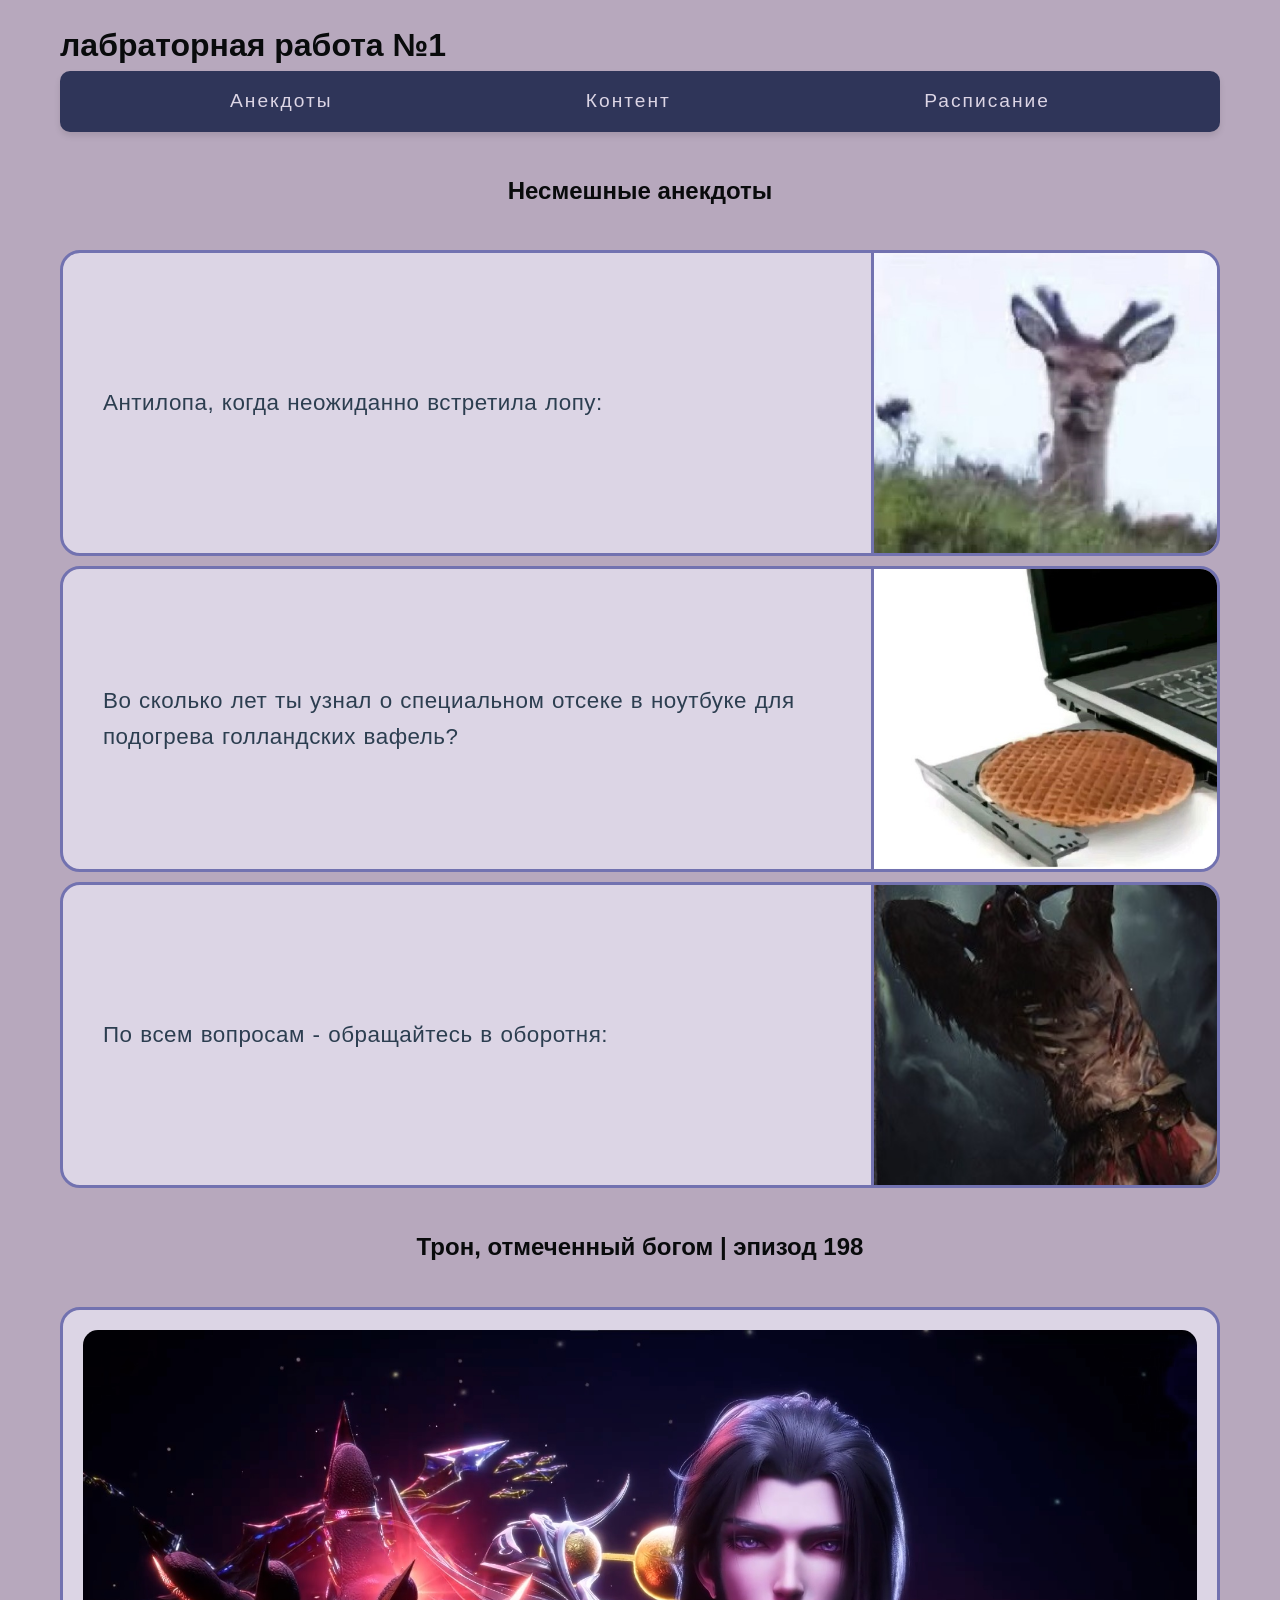
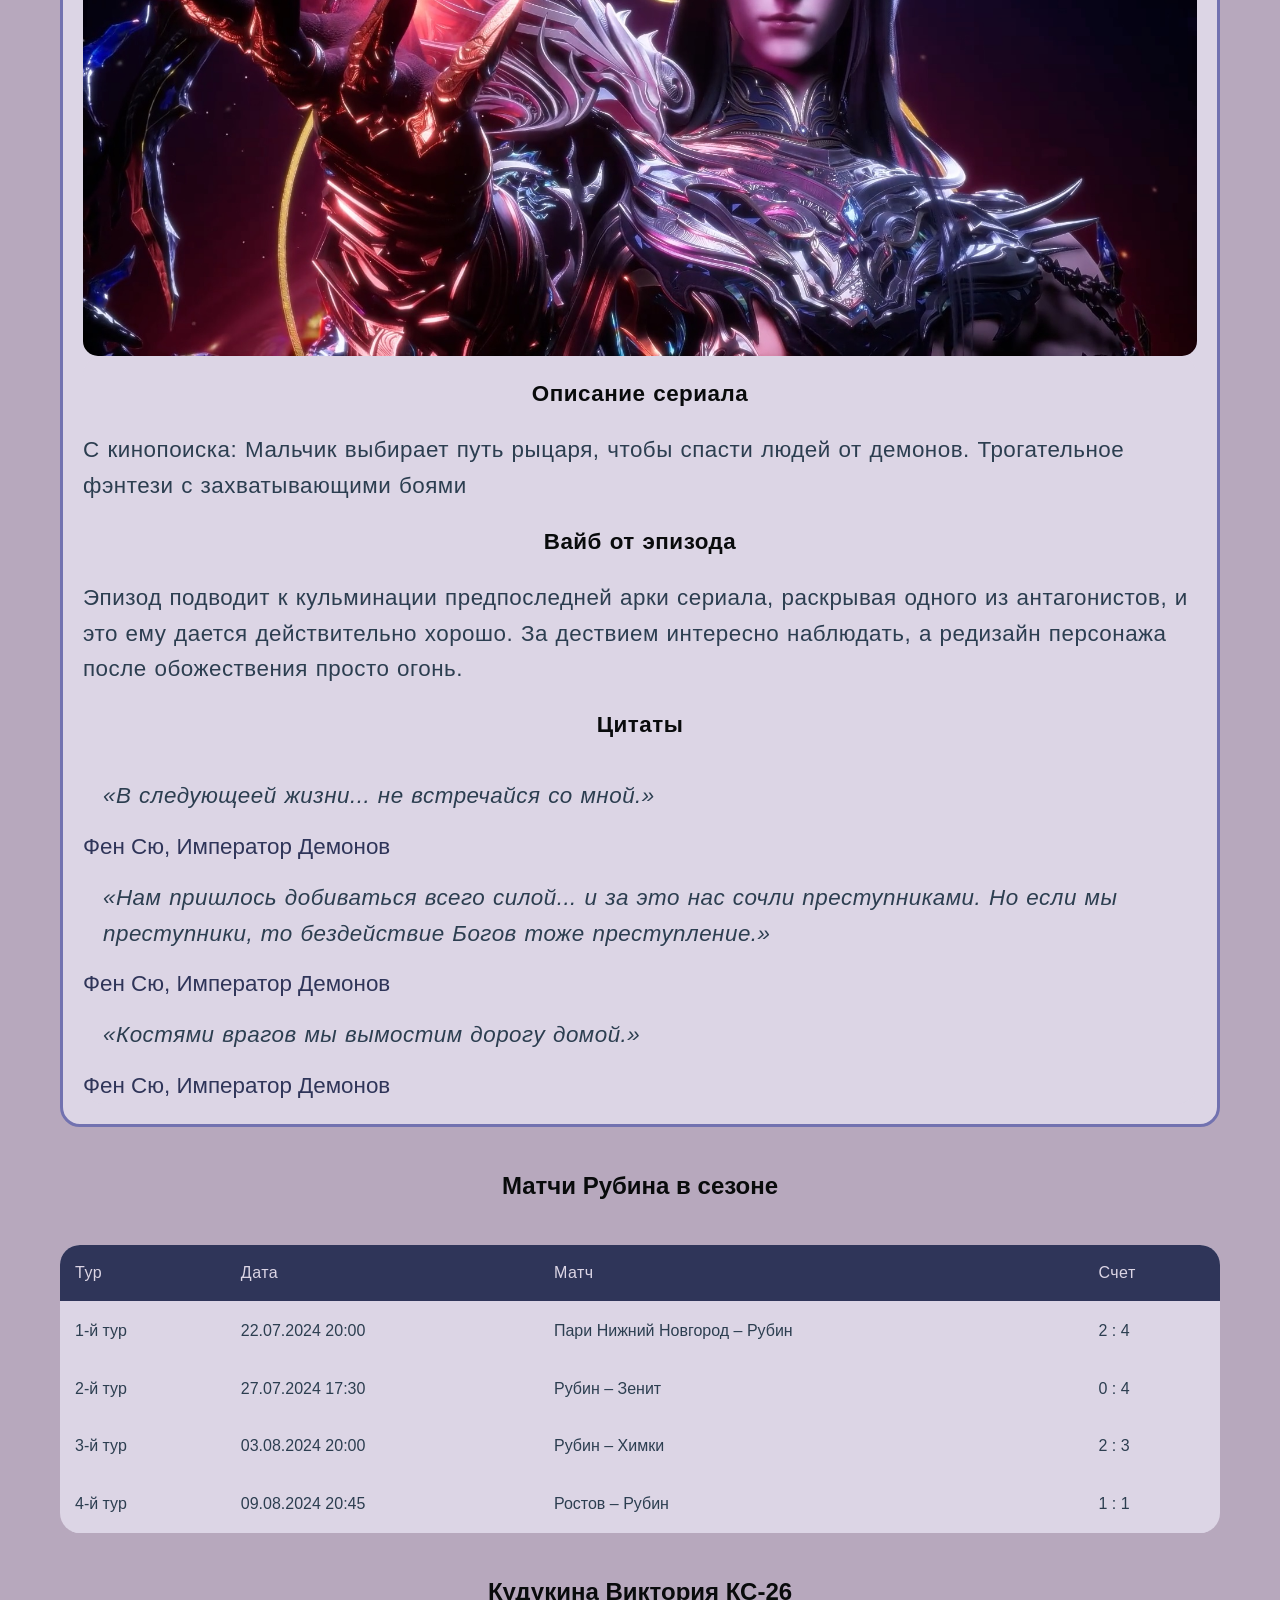
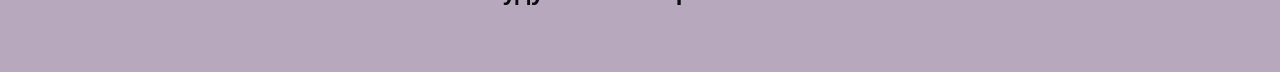
<file: lab1/index.html>
<!DOCTYPE html>
<html lang="ru">
<head>
	<meta charset="UTF-8">
	<title>внимание анекдот</title>
	<link rel="stylesheet" href="styles.css">
</head>
<body>
	<header>
		<h1>лабраторная работа №1</h1>
		
		<nav>
			<ul>
				<li><a href="#jokes">Анекдоты</a></li>
				<li><a href="#content">Контент</a></li>
				<li><a href="#table">Расписание</a></li>
			</ul>
		</nav>
	</header>
	
	<main>
		<h2>Несмешные анекдоты</h2>
		
		<section id="jokes">
		
			<div class="joke-section"> 
			
				<article class="joke-card"> 
					<p>Антилопа, когда неожиданно встретила лопу:</p>
					<img src="img/antilopa.jpg" alt="Смешно вылупившаяся антилопа">
				</article>
				
				<article class="joke-card"> 
					<p>Во сколько лет ты узнал о специальном отсеке в ноутбуке для подогрева голландских вафель?</p>
					<img src="img/waffles.jpg" alt="Вафля в дисководе ноутбука">
				</article>
				
				<article class="joke-card"> 
					<p>По всем вопросам - обращайтесь в оборотня:</p>
					<img src="img/werewolf.jpg" alt="Картинка с мемным оборотнем из гвинта">
				</article>
			
			</div>
			
		</section>
		
		<h2>Трон, отмеченный богом | эпизод 198</h2>
		
		<section id="content">
		
			<div class="content-section"> 
				<img src="img/throne.jpg" alt="Кадр из эпизода">
			
				<article class="content-text">
					<h3>Описание сериала</h3>
					<p>С кинопоиска: Мальчик выбирает путь рыцаря, чтобы спасти людей от демонов. Трогательное фэнтези с захватывающими боями</p>
					
					<h3>Вайб от эпизода</h3>
					<p>Эпизод подводит к кульминации предпоследней арки сериала, раскрывая одного из антагонистов, и это ему дается действительно хорошо.
					За дествием интересно наблюдать, а редизайн персонажа после обожествения просто огонь.</p>
					
					<h3>Цитаты</h3>
						<q>В следующеей жизни... не встречайся со мной.</q><span class="author">Фен Сю, Император Демонов</span>
						<q>Нам пришлось добиваться всего силой... и за это нас сочли преступниками. Но если мы преступники, то бездействие Богов тоже преступление.</q><span class="author">Фен Сю, Император Демонов</span>
						<q>Костями врагов мы вымостим дорогу домой.</q><span class="author">Фен Сю, Император Демонов</span>
				</article>
				
			</div>
			
		</section>
		
		<h2>Матчи Рубина в сезоне</h2>
		
		<section id="table-section">
			<table class="table">
        <thead>
            <tr>
                <th>Тур</th>
                <th>Дата</th>
                <th>Матч</th>
                <th>Счет</th>
            </tr>
        </thead>
        <tbody>
            <tr>
                <td>1-й тур</td>
                <td>22.07.2024 20:00</td>
                <td>Пари Нижний Новгород – Рубин</td>
                <td>2 : 4</td>
            </tr>
            <tr>
                <td>2-й тур</td>
                <td>27.07.2024 17:30</td>
                <td>Рубин – Зенит</td>
                <td>0 : 4</td>
            </tr>
            <tr>
                <td>3-й тур</td>
                <td>03.08.2024 20:00</td>
                <td>Рубин – Химки</td>
                <td>2 : 3</td>
            </tr>
            <tr>
                <td>4-й тур</td>
                <td>09.08.2024 20:45</td>
                <td>Ростов – Рубин</td>
                <td>1 : 1</td>
            </tr>
        </tbody>
			</table>
		</section>
	</main>
</body>
<footer>
<h2>Кудукина Виктория КС-26</h2>
</footer>
</html>
</file>
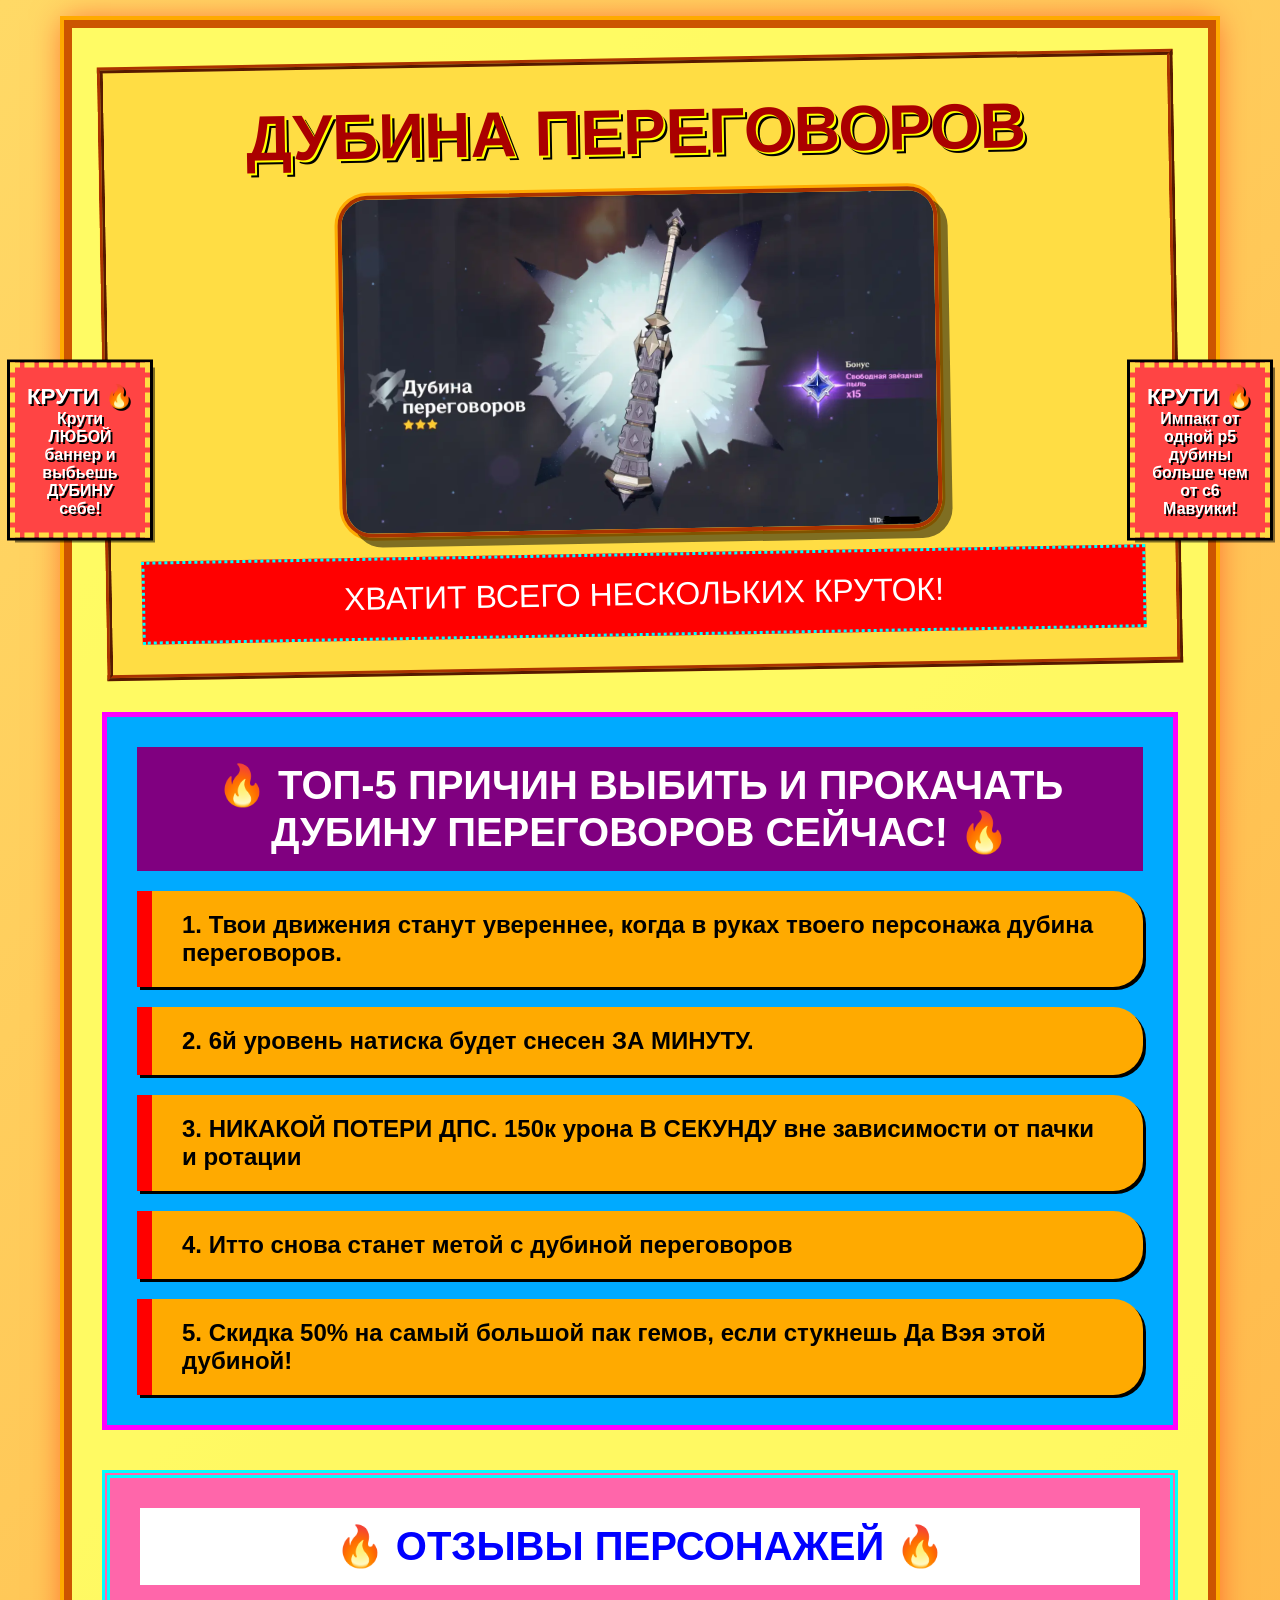
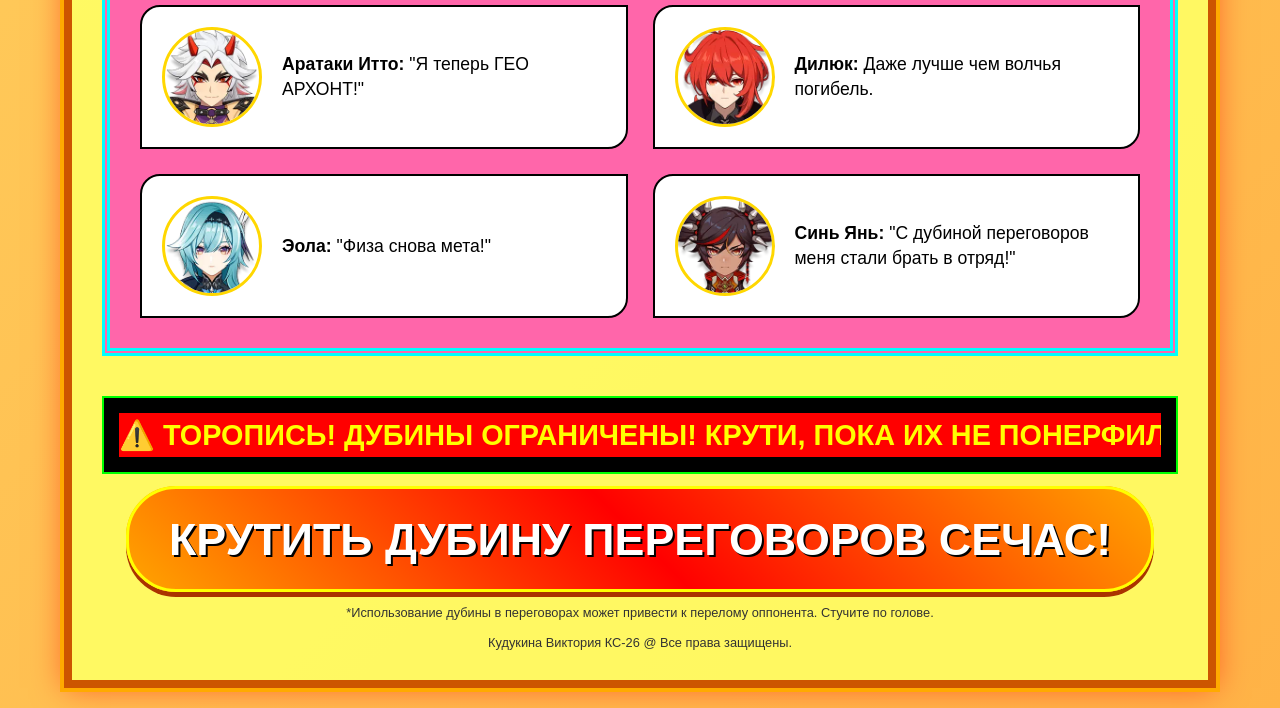
<file: lab2/index.html>
<!DOCTYPE html>
<html lang="ru">
<head>
    <meta charset="UTF-8">
    <meta name="viewport" content="width=device-width, initial-scale=1.0, maximum-scale=1.0, user-scalable=no">
    <title>Дубина переговоров - Лучшее фри-ту-плей пушка для любой роли!</title>
    <link rel="stylesheet" href="css/style.css">
</head>
<body>
    <aside class="side-ad left-ad">
        <div class="ad-content">
            <span class="blink">КРУТИ 🔥</span>
            <p>Крути ЛЮБОЙ баннер и выбьешь ДУБИНУ себе!</p>
        </div>
    </aside>

    <aside class="side-ad right-ad">
        <div class="ad-content">
            <span class="blink">КРУТИ 🔥</span>
            <p>Импакт от одной р5 дубины больше чем от с6 Мавуики!</p>
        </div>
    </aside>

    <main class="main-grid">
        <header class="header">
            <h1>ДУБИНА ПЕРЕГОВОРОВ</h1>
            <img src="img/dubina.jpg" alt="ДУБИНА ПЕРЕГОВОРОВ" class="base-img">
            <div class="price-tag">ХВАТИТ ВСЕГО НЕСКОЛЬКИХ КРУТОК!</div>
        </header>

        <section class="reasons">
            <h2>🔥 ТОП-5 ПРИЧИН ВЫБИТЬ И ПРОКАЧАТЬ ДУБИНУ ПЕРЕГОВОРОВ СЕЙЧАС! 🔥</h2>
            <div class="reasons-flex">
                <div class="reason-item">1. Твои движения станут увереннее, когда в руках твоего персонажа дубина переговоров.</div>
                <div class="reason-item">2. 6й уровень натиска будет снесен ЗА МИНУТУ.</div>
                <div class="reason-item">3. НИКАКОЙ ПОТЕРИ ДПС. 150к урона В СЕКУНДУ вне зависимости от пачки и ротации</div>
                <div class="reason-item">4. Итто снова станет метой с дубиной переговоров</div>
                <div class="reason-item">5. Скидка 50% на самый большой пак гемов, если стукнешь Да Вэя этой дубиной!</div>
            </div>
        </section>

        <section class="testimonials">
            <h2>🔥 ОТЗЫВЫ ПЕРСОНАЖЕЙ 🔥</h2>
            <div class="testimonials-grid">
                <div class="review">
                    <img src="img/itto.jpg" alt="Итто" class="review-avatar">
                    <p><strong>Аратаки Итто:</strong> "Я теперь ГЕО АРХОНТ!"</p>
                </div>
                <div class="review">
                    <img src="img/diluc.jpg" alt="Дилюк" class="review-avatar">
                    <p><strong>Дилюк:</strong> Даже лучше чем волчья погибель.</p>
                </div>
                <div class="review">
                    <img src="img/eula.jpg" alt="Эола" class="review-avatar">
                    <p><strong>Эола:</strong> "Физа снова мета!"</p>
                </div>
                <div class="review">
                    <img src="img/xinyan.jpg" alt="Синь Янь" class="review-avatar">
                    <p><strong>Синь Янь:</strong> "С дубиной переговоров меня стали брать в отряд!"</p>
                </div>
            </div>
        </section>

        <div class="footer-ad">
            <div class="marquee-container">
                <div class="marquee-content">⚠️ ТОРОПИСЬ! ДУБИНЫ ОГРАНИЧЕНЫ! КРУТИ, ПОКА ИХ НЕ ПОНЕРФИЛИ! ⚠️</div>
            </div>
        </div>

        <footer class="cta-block">
            <a href="https://genshin.hoyoverse.com/" target="_blank" class="cta-button">КРУТИТЬ ДУБИНУ ПЕРЕГОВОРОВ СЕЧАС!</a>
            <p class="disclaimer">*Использование дубины в переговорах может привести к перелому оппонента. Стучите по голове.</p>
            <p class="name">Кудукина Виктория КС-26 @ Все права защищены.</p>
        </footer>
    </main>

    <aside class="mobile-popup">
        <p>📢 УСПЕЙ ВЫКРУТИТЬ</p>
        <p>📢 НУ ЗАДОНАТЬ ПЖ</p>
        <p>📢 СЛОЖНО ЧТО-ЛИ?</p>
        <button class="close-popup" onclick="this.parentElement.style.display='none'">✖</button>
    </aside>
</body>
</html>
</file>
<file: lab1/styles.css>
* {
    margin: 0;
    padding: 0;
    box-sizing: border-box;
}

body {
    font-family: 'Arial', sans-serif;
    line-height: 1.6;
    color: #090b0c;
    max-width: 1200px;
    margin: 0 auto;
    padding: 20px;
    background-color: #b7a8bd;
}

h2 {
	text-align: center; 
	padding: 40px;
}

nav {
    background-color: #2f3559;
    padding: 15px 150px;
    border-radius: 10px;
    box-shadow: 0 4px 6px rgba(0,0,0,0.1);
}

nav ul {
    list-style: none;
    display: flex;
    justify-content: space-between;
}

nav ul li a {
    color: #dcd5e5;
    text-decoration: none;
    font-size: 1.2em;
    padding: 10px 20px;
    border-radius: 5px;
    letter-spacing: 2px;
}

nav ul li a:hover {
    background-color: #7272b0;
}

.joke-section {
	display: flex;
	flex-direction: column;
	gap: 10px;
}

.joke-card {
    display: flex;
    align-items: center;
    background: #dcd5e5;
    border-radius: 20px;
    min-height: 300px;
	overflow: hidden;
	border: 3px solid #7272b0;
}

.joke-card p {
    flex: 0 0 70%;
    padding: 40px;
    font-size: 1.4em;
    color: #2c3e50;
    box-sizing: border-box;
    position: relative;
    font-weight: 500;
    letter-spacing: 0.5px;
    word-spacing: 1px;
}

.joke-card img {
    flex: 0 0 30%;
    width: 100%;
    height: 300px;
	min-height: 300px;
    object-fit: cover;
    object-position: center;
    display: block;
    border-left: 3px solid #7272b0;
}

.content-section {
	display: flex;
    align-items: center;
    background: #dcd5e5;
    border-radius: 20px;
	flex-direction: column;
	padding: 20px;
	border: 3px solid #7272b0;
}

#content img {
    width: 100%;
    height: auto;
    display: block;
    object-fit: cover;
	border-radius: 15px;
}

.content-text {
	display: block;
	border-radius: 20px;
	background: #dcd5e5;
	
}

.content-text h3{
	font-size: 1.4em;
	text-align: center; 
	padding: 20px;
	letter-spacing: 0.5px;
    word-spacing: 1px;
}

.content-text p{
	font-size: 1.4em;
    color: #2c3e50;
	letter-spacing: 0.5px;
    word-spacing: 1px;
}

.content-text q {
    display: block;
    font-size: 1.4em;
    color: #2c3e50;
    letter-spacing: 0.5px;
    word-spacing: 1px;
    line-height: 1.6;
    margin: 15px 0;
    padding-left: 20px;
    font-style: italic;
}

.content-text .author {
    font-size: 1.4em;
    color: #2f3559;
}

.table-section {
    margin: 40px 0;
    background: #dcd5e5;
    border-radius: 20px;
    padding: 20px;
    border: 3px solid #7272b0;
}

.table {
    width: 100%;
    border-collapse: collapse;
	background: #dcd5e5;
    border-radius: 20px;
    overflow: hidden;
}

.table th,
.table td {
    padding: 15px;
    text-align: left;
    border-bottom: 2px solid #dcd5e5;
}

.table th {
    background: #2f3559;
    color: #dcd5e5;
    font-weight: normal;
    letter-spacing: 0.5px;
}

.table td {
    color: #2c3e50;
}
</file>
<file: lab2/css/style.css>
* {
    margin: 0;
    padding: 0;
    box-sizing: border-box;
    font-family: 'Comic Sans MS', 'Chalkboard SE', cursive, sans-serif;
}

a {
    text-decoration: none;
}

body {
    background: linear-gradient(135deg, #ffd966 0%, #ffb347 100%);
    min-height: 100vh;
    position: relative;
    overflow-x: hidden;
    width: 100%;
}

.side-ad {
    position: fixed;
    top: 50%;
    transform: translateY(-50%);
    width: 140px;
    max-width: 15vw;
    background: #ff4444;
    border: 5px dashed #ffdd44;
    padding: clamp(10px, 2vw, 15px) clamp(5px, 1vw, 10px);
    text-align: center;
    box-shadow: 0 0 0 3px black, 5px 5px 0 rgba(0,0,0,0.5);
    z-index: 1000;
    font-weight: bold;
    color: white;
    text-shadow: 2px 2px 0 #000;
    word-wrap: break-word;
}

.left-ad {
    left: 10px;
    animation: moveUpDownLeft 5s infinite alternate;
}

.right-ad {
    right: 10px;
    animation: moveUpDownRight 5s infinite alternate;
}


@keyframes moveUpDownLeft {
    0% {
        transform: translateY(-50%) translateY(-45vh);
    }
    100% {
        transform: translateY(-50%) translateY(45vh);
    }
}

@keyframes moveUpDownRight {
    0% {
        transform: translateY(-50%) translateY(45vh);
    }
    100% {
        transform: translateY(-50%) translateY(-45vh);
    }
}

.blink {
    animation: blink-animation 1s step-end infinite;
    font-size: clamp(1rem, 3vw, 1.4rem);
    display: block;
}

@keyframes blink-animation {
    0%, 100% { opacity: 1; }
    50% { opacity: 0; }
}

.main-grid {
    max-width: 1200px;
    width: 90%;
    margin: 20px auto;
    padding: clamp(10px, 3vw, 30px);
    background: rgba(255, 255, 100, 0.9);
    border: clamp(4px, 1vw, 8px) solid #cc5500;
    outline: clamp(2px, 0.8vw, 4px) solid #ffaa00;
    box-shadow: 0 0 30px rgba(255,0,0,0.5);
    display: grid;
    grid-template-columns: 1fr;
    gap: clamp(15px, 4vw, 40px);
    position: relative;
    z-index: 10;
}

.header {
    text-align: center;
    background: #ffdd44;
    padding: clamp(15px, 4vw, 30px);
    border: clamp(3px, 0.8vw, 6px) ridge #aa3300;
    transform: rotate(-1deg);
    width: 100%;
}

.header h1 {
    font-size: clamp(1.8rem, 8vw, 4rem);
    color: #aa0000;
    text-shadow: 2px 2px 0 #ffff00, 4px 4px 0 #000000;
    margin-bottom: 10px;
    line-height: 1.2;
    word-wrap: break-word;
}

.base-img {
    width: 100%;
    max-width: 600px;
    height: auto;
    display: block;
    margin: 20px auto;
    border: 4px solid #aa3300;
    border-radius: 30px;
    box-shadow: 10px 10px 0 rgba(0,0,0,0.5), 0 0 0 3px #ffaa00;
    object-fit: cover;
    object-position: center;
}

.price-tag {
    background: red;
    color: white;
    font-size: clamp(1rem, 4vw, 2rem);
    padding: clamp(10px, 3vw, 20px);
    margin-top: 15px;
    border: 3px dotted cyan;
    animation: pulse 0.8s infinite;
    word-wrap: break-word;
}

@keyframes pulse {
    0% { transform: scale(1); }
    50% { transform: scale(1.03); background: darkred; }
    100% { transform: scale(1); }
}

.reasons {
    background: #00aaff;
    padding: clamp(15px, 4vw, 30px);
    border: clamp(3px, 1vw, 5px) solid magenta;
    width: 100%;
}

.reasons h2 {
    text-align: center;
    font-size: clamp(1.2rem, 5vw, 2.5rem);
    color: white;
    background: purple;
    padding: clamp(8px, 2vw, 15px);
    margin-bottom: 20px;
    word-wrap: break-word;
}

.reasons-flex {
    display: flex;
    flex-direction: column;
    gap: clamp(10px, 2vw, 20px);
    width: 100%;
}

.reason-item {
    background: #ffaa00;
    padding: clamp(12px, 3vw, 20px) clamp(15px, 4vw, 30px);
    font-size: clamp(0.9rem, 3.5vw, 1.5rem);
    border-left: clamp(8px, 2vw, 15px) solid red;
    border-radius: 0 30px 30px 0;
    box-shadow: 3px 3px 0 black;
    font-weight: bold;
    word-wrap: break-word;
    width: 100%;
}

.testimonials {
    background: #ff66aa;
    padding: clamp(15px, 4vw, 30px);
    border: clamp(4px, 1.5vw, 8px) double #00ffff;
    width: 100%;
}

.testimonials h2 {
    text-align: center;
    font-size: clamp(1.2rem, 5vw, 2.5rem);
    color: blue;
    background: white;
    padding: clamp(8px, 2vw, 15px);
    margin-bottom: 20px;
    word-wrap: break-word;
}

.testimonials-grid {
    display: grid;
    grid-template-columns: repeat(2, 1fr);
    gap: clamp(10px, 3vw, 25px);
    width: 100%;
}

.review {
    background: white;
    padding: clamp(10px, 2vw, 20px);
    display: flex;
    align-items: center;
    gap: clamp(10px, 2vw, 20px);
    border: 2px solid black;
    border-radius: 20px 0 20px 0;
    width: 100%;
    min-height: 120px;
}

.review-avatar {
    width: clamp(50px, 15vw, 100px);
    height: clamp(50px, 15vw, 100px);
    min-width: 40px;
    border-radius: 50%;
    border: 3px solid gold;
    object-fit: cover;
}

.review p {
    font-size: clamp(0.8rem, 3vw, 1.1rem);
    line-height: 1.4;
    word-wrap: break-word;
    flex: 1;
}

.footer-ad {
    background: black;
    padding: clamp(5px, 1.5vw, 15px);
    border: 2px solid lime;
    width: 100%;
    overflow: hidden;
}

.marquee-container {
    width: 100%;
    overflow: hidden;
    background: red;
    padding: 5px 0;
}

.marquee-content {
    color: yellow;
    font-size: clamp(1rem, 4vw, 1.8rem);
    font-weight: bold;
    white-space: nowrap;
    animation: marquee 10s linear infinite;
    display: inline-block;
}

@keyframes marquee {
    0% { transform: translateX(100%); }
    100% { transform: translateX(-100%); }
}

.cta-block {
    text-align: center;
    width: 100%;
}

.cta-button {
    background: linear-gradient(45deg, orange, red, orange);
    border: 3px solid yellow;
    color: white;
    font-size: clamp(1.2rem, 5vw, 2.8rem);
    font-weight: bold;
    padding: clamp(12px, 4vw, 25px) clamp(20px, 5vw, 40px);
    cursor: pointer;
    border-radius: 50px;
    text-shadow: 2px 2px 0 black;
    box-shadow: 0 5px 0 #aa3300;
    transition: 0.1s ease;
    width: fit-content;
    max-width: 90%;
    white-space: normal;
    word-wrap: break-word;
}

.cta-button:active {
    transform: translateY(5px);
    box-shadow: 0 0 0 #aa3300;
}

.disclaimer {
    margin-top: 40px;
    font-size: clamp(0.6rem, 2vw, 0.8rem);
    color: #333;
    padding: 0 10px;
}

.name {
    margin-top: 15px;
    font-size: clamp(0.6rem, 2vw, 0.8rem);
    color: #333;
    padding: 0 10px;
    text-align: center;
}

.mobile-popup {
    display: none;
    position: fixed;
    bottom: 10px;
    left: 10px;
    right: 10px;
    background: #ff44aa;
    border: 4px solid cyan;
    padding: clamp(10px, 3vw, 15px);
    text-align: center;
    z-index: 2000;
    font-weight: bold;
    font-size: clamp(1rem, 4vw, 1.5rem);
    animation: shake 0.5s infinite;
}

@keyframes shake {
    0%, 100% { transform: translateX(0); }
    25% { transform: translateX(-5px); }
    75% { transform: translateX(5px); }
}

.close-popup {
    position: absolute;
    top: -10px;
    right: 5px;
    background: red;
    color: white;
    border: none;
    border-radius: 50%;
    width: clamp(25px, 6vw, 35px);
    height: clamp(25px, 6vw, 35px);
    font-size: clamp(16px, 4vw, 20px);
    cursor: pointer;
}

@media (max-width: 1024px) {
    .side-ad {
        width: 120px;
        font-size: 0.9rem;
        padding: 10px 5px;
    }
}

@media (max-width: 880px) {
    .side-ad {
        display: none;
    }
}

@media (max-width: 768px) {
    .testimonials-grid {
        grid-template-columns: 1fr;
    }

    .base-img {
        max-width: 500px;
        border-radius: 25px;
        margin: 15px auto;
    }
    
    .main-grid {
        width: 95%;
    }
}

@media (max-width: 600px) {
    .review {
        flex-direction: column;
        text-align: center;
        min-height: auto;
    }
    
    .review-avatar {
        margin-bottom: 5px;
    }
    
    .header {
        transform: rotate(0deg);
    }
}

@media (max-width: 480px) {
    .mobile-popup {
        display: block;
        font-size: 1rem;
    }
    
    .main-grid {
        width: 98%;
        padding: 10px 8px;
    }

    .base-img {
        max-width: 100%;
        border-radius: 20px;
        margin: 10px auto;
        border-width: 3px;
        box-shadow: 5px 5px 0 rgba(0,0,0,0.5), 0 0 0 2px #ffaa00;
    }
    
    .reason-item {
        border-radius: 0 15px 15px 0;
    }
    
    .testimonials-grid {
        gap: 15px;
    }
}

@media (max-width: 320px) {
    .header h1 {
        font-size: 1.5rem;
    }
    
    .base-img {
        border-radius: 15px;
        margin: 8px auto;
        border-width: 2px;
    }
    
    .price-tag {
        font-size: 0.9rem;
        padding: 8px;
    }
    
    .reasons h2, .testimonials h2 {
        font-size: 1.1rem;
    }
    
    .reason-item {
        font-size: 0.8rem;
        padding: 6px 10px;
        border-left-width: 5px;
    }
    
    .review-avatar {
        width: 40px;
        height: 40px;
        min-width: 40px;
    }
    
    .review p {
        font-size: 0.7rem;
    }
    
    .cta-button {
        font-size: 0.6rem;
        padding: 8px 12px;
        width: 100%;
        border-width: 2px;
        box-shadow: 0 3px 0 #aa3300;
        border-radius: 30px;
        letter-spacing: normal;
    }
    
    .mobile-popup {
        font-size: 0.9rem;
        padding: 8px;
    }
    
    .marquee-content {
        font-size: 0.9rem;
        animation-duration: 8s;
    }
}
</file>
